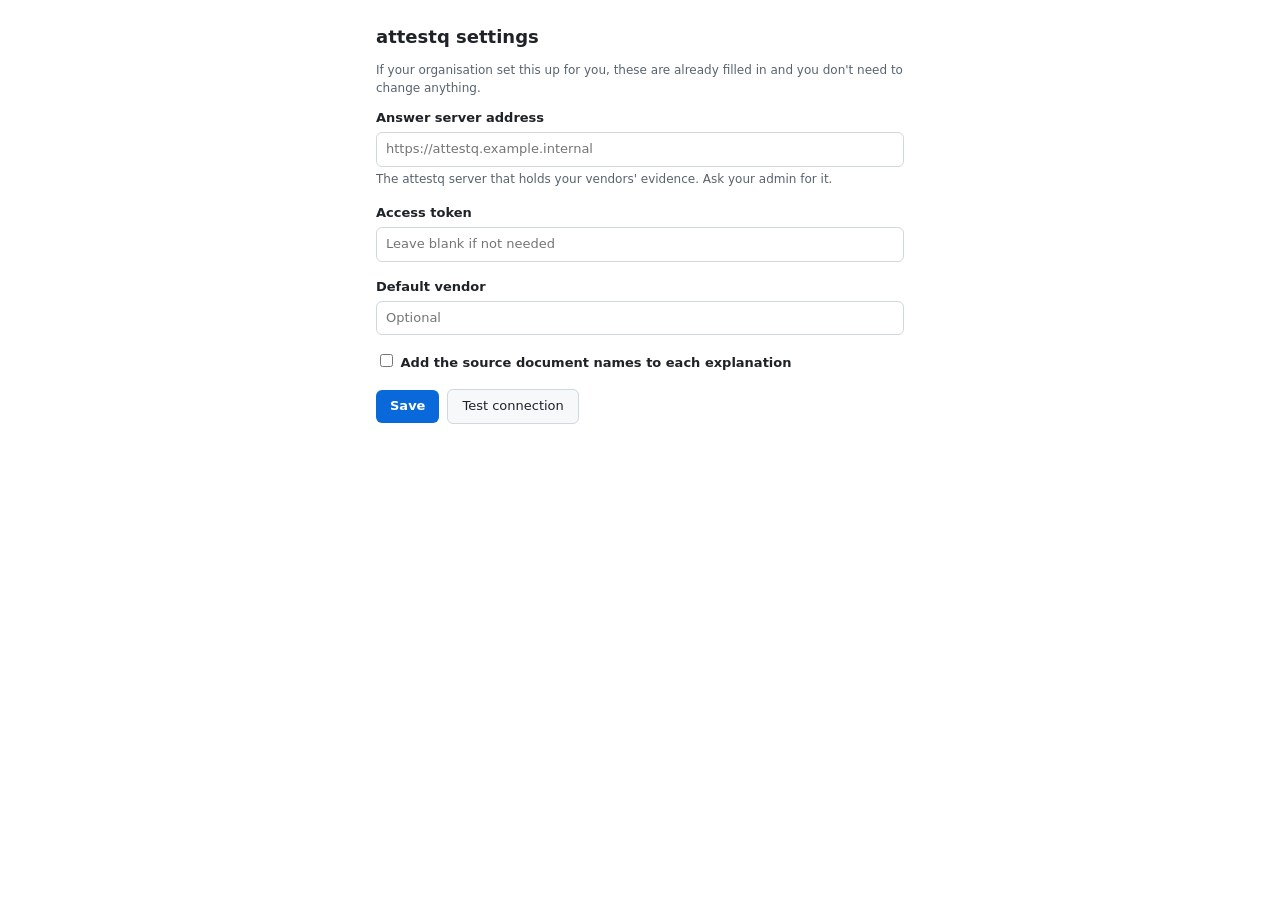
<file: chrome-extension/options.html>
<!doctype html>
<html lang="en">
  <head>
    <meta charset="utf-8" />
    <title>attestq settings</title>
    <link rel="stylesheet" href="popup.css" />
    <style>
      body {
        width: auto;
        max-width: 560px;
        max-height: none;
        margin: 24px auto;
        padding: 0 16px;
      }
      h1 {
        font-size: 18px;
      }
      .field {
        margin-bottom: 16px;
      }
      .field label {
        display: block;
        margin-bottom: 4px;
        font-weight: 600;
      }
      .field input[type='url'],
      .field input[type='password'],
      .field input[type='text'] {
        width: 100%;
        padding: 7px 9px;
        border: 1px solid var(--border);
        border-radius: 6px;
        background: var(--bg);
      }
      .hint {
        margin-top: 4px;
        color: var(--muted);
        font-size: 12px;
      }
      .managed {
        color: var(--warn);
      }
      .actions {
        display: flex;
        gap: 8px;
        align-items: center;
      }
      button.secondary {
        padding: 7px 14px;
        border: 1px solid var(--border);
        border-radius: 6px;
        background: var(--surface);
        cursor: pointer;
      }
      #result {
        margin-top: 12px;
      }
      #result.ok {
        color: var(--ok);
      }
      #result.bad {
        color: var(--bad);
      }
    </style>
  </head>
  <body>
    <h1>attestq settings</h1>
    <p class="hint">
      If your organisation set this up for you, these are already filled in and you don't need to change
      anything.
    </p>

    <form id="form">
      <div class="field">
        <label for="serverUrl">Answer server address</label>
        <input id="serverUrl" type="url" required placeholder="https://attestq.example.internal" />
        <div class="hint">The attestq server that holds your vendors' evidence. Ask your admin for it.</div>
      </div>

      <div class="field">
        <label for="apiToken">Access token</label>
        <input id="apiToken" type="password" autocomplete="off" placeholder="Leave blank if not needed" />
      </div>

      <div class="field">
        <label for="defaultNamespace">Default vendor</label>
        <input id="defaultNamespace" type="text" placeholder="Optional" />
      </div>

      <div class="field">
        <label class="check"
          ><input id="appendSources" type="checkbox" /> Add the source document names to each explanation</label
        >
      </div>

      <div class="actions">
        <button class="primary" type="submit">Save</button>
        <button id="test" class="secondary" type="button">Test connection</button>
      </div>
      <p id="result" role="status"></p>
    </form>

    <script type="module" src="options.js"></script>
  </body>
</html>
</file>
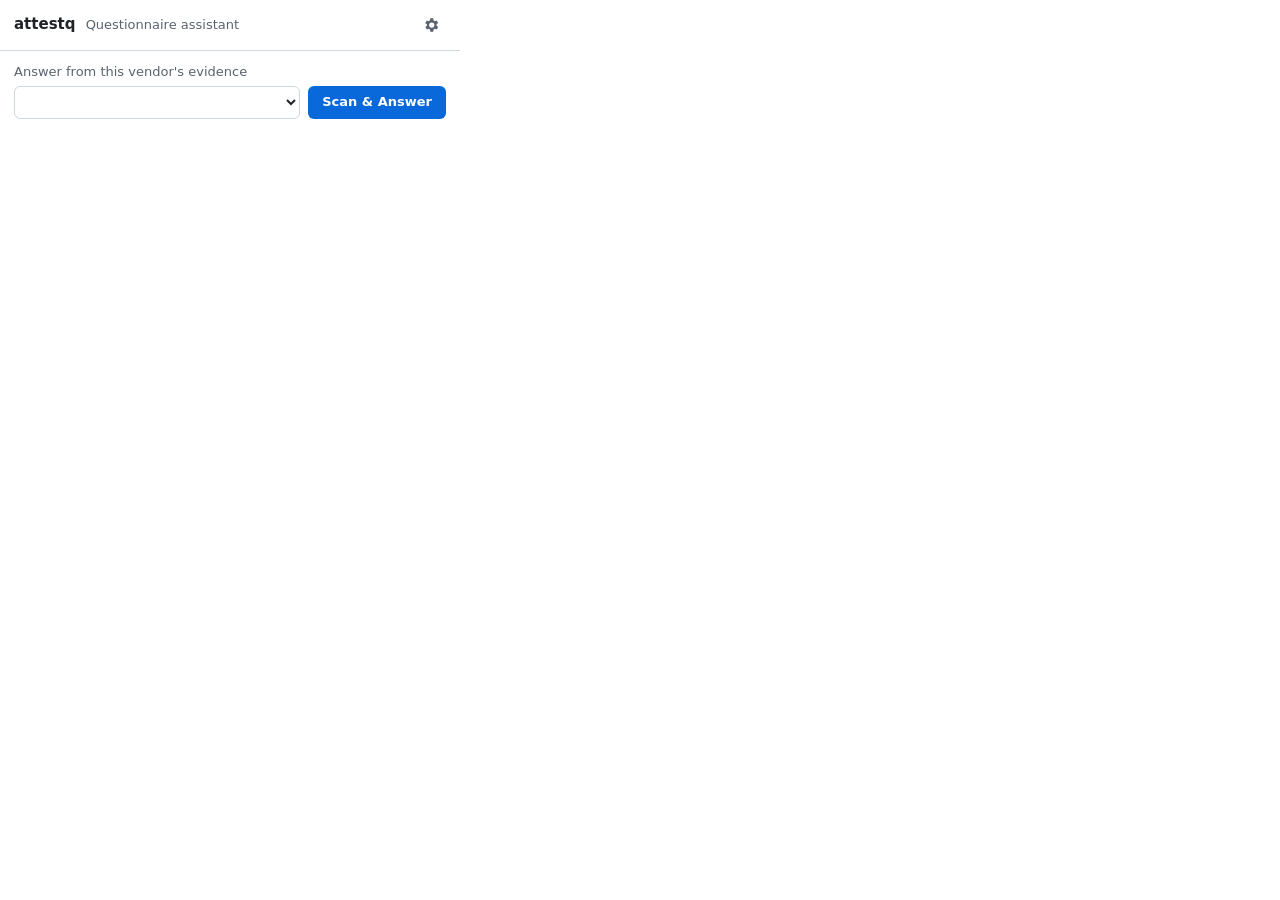
<file: chrome-extension/popup.html>
<!doctype html>
<html lang="en">
  <head>
    <meta charset="utf-8" />
    <title>attestq</title>
    <link rel="stylesheet" href="popup.css" />
  </head>
  <body>
    <header class="header">
      <div class="brand">
        <strong>attestq</strong>
        <span>Questionnaire assistant</span>
      </div>
      <button id="settings" class="icon-btn" type="button" title="Settings" aria-label="Settings">
        <svg viewBox="0 0 24 24" width="18" height="18" aria-hidden="true">
          <path fill="currentColor" d="M19.4 13a7.6 7.6 0 0 0 0-2l2.1-1.6-2-3.5-2.5 1a7.4 7.4 0 0 0-1.7-1L15 3h-4l-.4 2.9a7.4 7.4 0 0 0-1.7 1l-2.5-1-2 3.5L6.6 11a7.6 7.6 0 0 0 0 2l-2.1 1.6 2 3.5 2.5-1a7.4 7.4 0 0 0 1.7 1L11 21h4l.4-2.9a7.4 7.4 0 0 0 1.7-1l2.5 1 2-3.5zM13 15.5A3.5 3.5 0 1 1 13 8.5a3.5 3.5 0 0 1 0 7z" />
        </svg>
      </button>
    </header>

    <section class="controls">
      <label for="namespace">Answer from this vendor's evidence</label>
      <div class="row">
        <select id="namespace"></select>
        <button id="scan" class="primary" type="button">Scan &amp; Answer</button>
      </div>
    </section>

    <div id="status" class="status" role="status" hidden></div>
    <div id="progress" class="progress" hidden><div class="bar"></div></div>
    <div id="error" class="notice error" role="alert" hidden></div>

    <section id="review" class="review" hidden>
      <div class="review-head">
        <label class="check"><input type="checkbox" id="toggle-all" /> Select all</label>
        <span class="legend">Unticked answers need a look before you fill them.</span>
      </div>
      <ol id="items" class="items"></ol>
    </section>

    <footer id="footer" class="footer" hidden>
      <button id="commit" class="primary wide" type="button">Fill selected answers</button>
    </footer>

    <script type="module" src="popup.js"></script>
  </body>
</html>
</file>
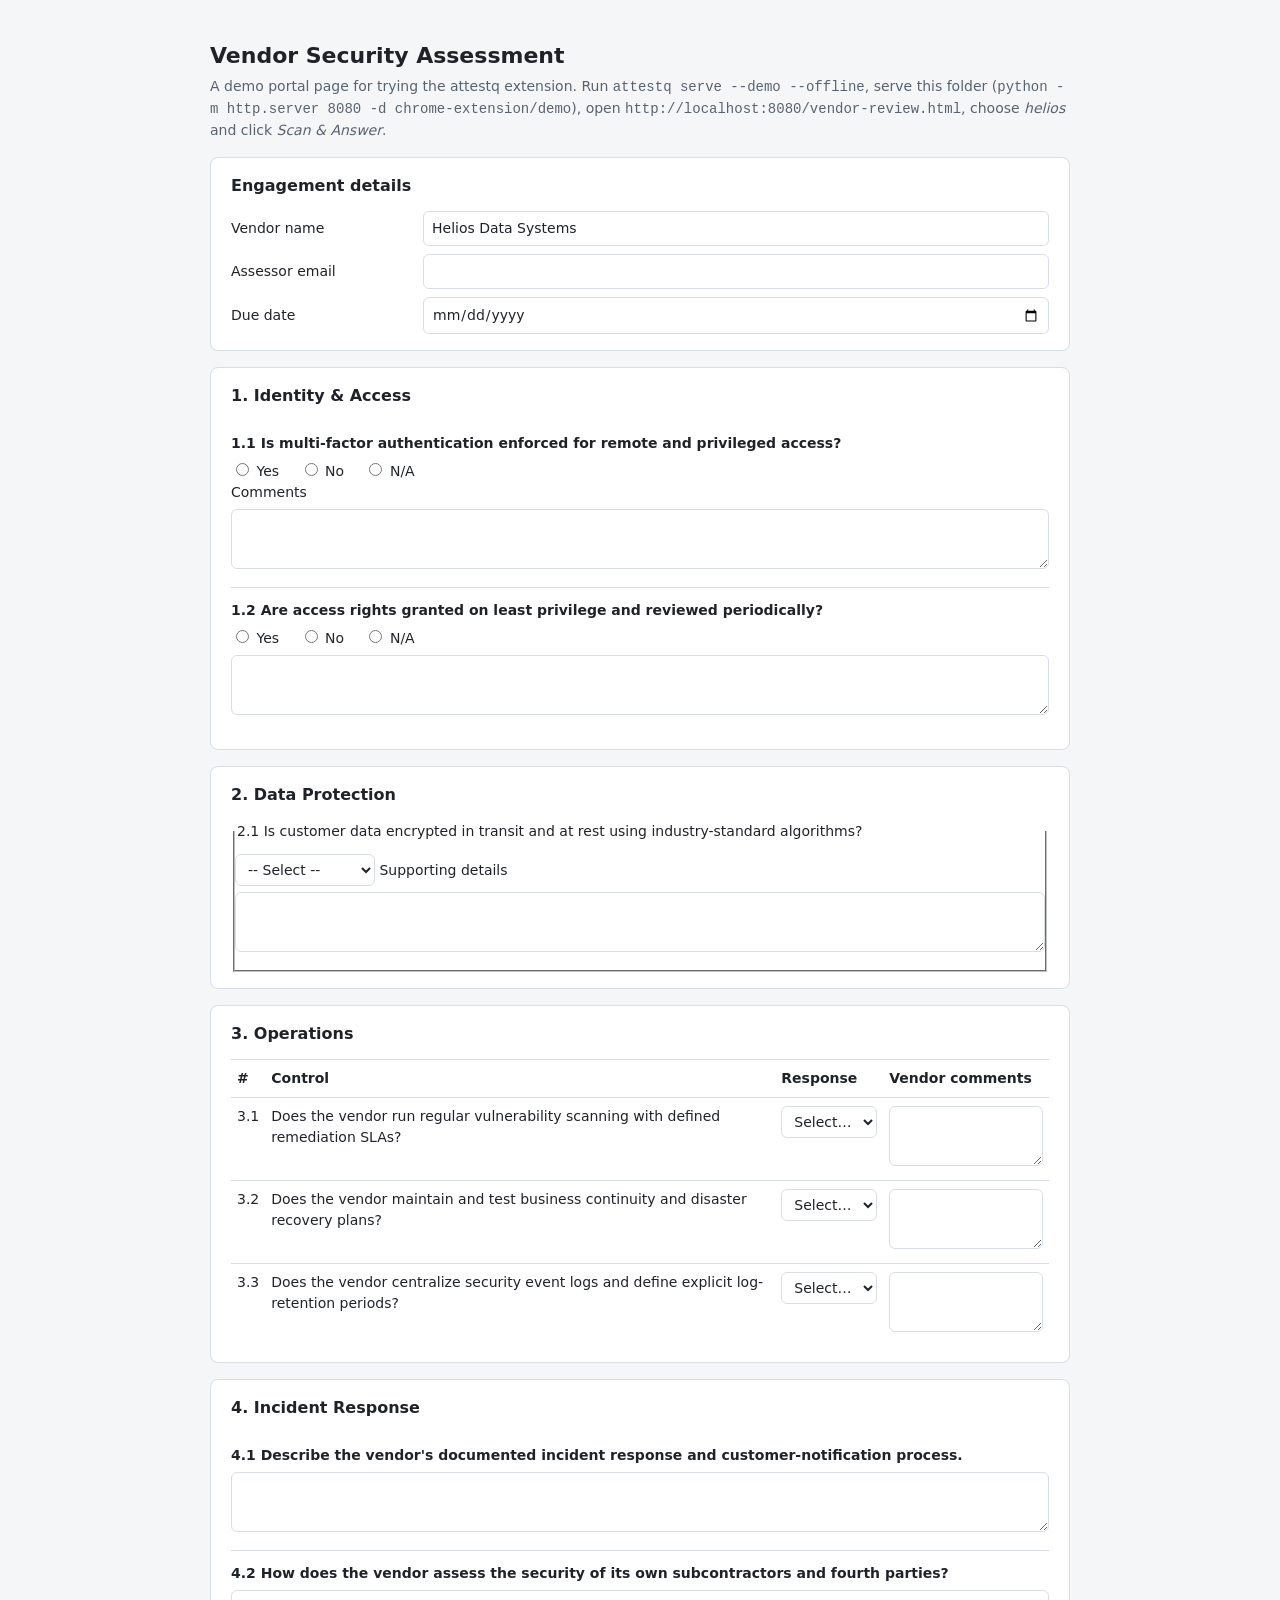
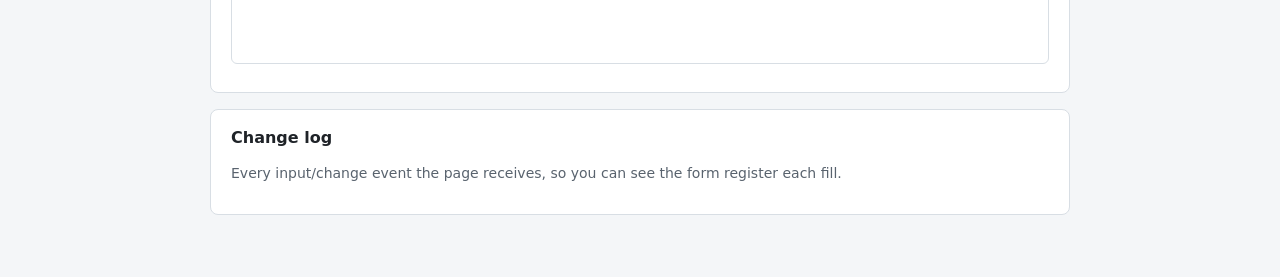
<file: chrome-extension/demo/vendor-review.html>
<!doctype html>
<html lang="en">
  <head>
    <meta charset="utf-8" />
    <meta name="viewport" content="width=device-width, initial-scale=1" />
    <title>Vendor Security Assessment (demo)</title>
    <style>
      :root {
        --bg: #f4f6f8;
        --card: #ffffff;
        --border: #d8dee4;
        --text: #1f2328;
        --muted: #59636e;
        color-scheme: light dark;
      }
      @media (prefers-color-scheme: dark) {
        :root {
          --bg: #0d1117;
          --card: #161b22;
          --border: #30363d;
          --text: #e6edf3;
          --muted: #9198a1;
        }
      }
      body {
        margin: 0;
        background: var(--bg);
        color: var(--text);
        font: 14px/1.5 system-ui, sans-serif;
      }
      main {
        max-width: 860px;
        margin: 0 auto;
        padding: 24px 16px 64px;
      }
      h1 {
        font-size: 22px;
        margin-bottom: 4px;
      }
      .sub {
        color: var(--muted);
        margin-top: 0;
      }
      section {
        background: var(--card);
        border: 1px solid var(--border);
        border-radius: 8px;
        padding: 16px 20px;
        margin-top: 16px;
      }
      h2 {
        font-size: 16px;
        margin-top: 0;
      }
      .q {
        padding: 12px 0;
        border-top: 1px solid var(--border);
      }
      .q:first-of-type {
        border-top: 0;
      }
      .q-text {
        font-weight: 600;
        margin-bottom: 6px;
      }
      .opts label {
        margin-right: 16px;
      }
      textarea,
      input[type='text'],
      input[type='email'],
      input[type='date'],
      select {
        font: inherit;
        color: inherit;
        background: var(--card);
        border: 1px solid var(--border);
        border-radius: 6px;
        padding: 6px 8px;
      }
      textarea {
        width: 100%;
        min-height: 60px;
        box-sizing: border-box;
        margin-top: 6px;
      }
      .grid {
        display: grid;
        grid-template-columns: 180px 1fr;
        gap: 8px 12px;
        align-items: center;
      }
      table {
        width: 100%;
        border-collapse: collapse;
      }
      th,
      td {
        text-align: left;
        vertical-align: top;
        padding: 8px 6px;
        border-top: 1px solid var(--border);
      }
      td textarea {
        margin-top: 0;
      }
      .rte {
        min-height: 60px;
        border: 1px solid var(--border);
        border-radius: 6px;
        padding: 6px 8px;
        margin-top: 6px;
      }
      #log {
        color: var(--muted);
        font-size: 12px;
        white-space: pre-wrap;
      }
    </style>
  </head>
  <body>
    <main>
      <h1>Vendor Security Assessment</h1>
      <p class="sub">
        A demo portal page for trying the attestq extension. Run <code>attestq serve --demo --offline</code>,
        serve this folder (<code>python -m http.server 8080 -d chrome-extension/demo</code>), open
        <code>http://localhost:8080/vendor-review.html</code>, choose <em>helios</em> and click
        <em>Scan &amp; Answer</em>.
      </p>

      <form id="assessment" onsubmit="return false">
        <!-- Administrative fields: the extension should leave these alone. -->
        <section>
          <h2>Engagement details</h2>
          <div class="grid">
            <label for="vendor">Vendor name</label><input id="vendor" type="text" value="Helios Data Systems" />
            <label for="assessor">Assessor email</label><input id="assessor" type="email" />
            <label for="due">Due date</label><input id="due" type="date" />
          </div>
        </section>

        <!-- Layout 1: question block with a radio group and a comments box. -->
        <section>
          <h2>1. Identity &amp; Access</h2>
          <div class="q">
            <div class="q-text">1.1 Is multi-factor authentication enforced for remote and privileged access?</div>
            <div class="opts">
              <label><input type="radio" name="q11" value="yes" /> Yes</label>
              <label><input type="radio" name="q11" value="no" /> No</label>
              <label><input type="radio" name="q11" value="na" /> N/A</label>
            </div>
            <label for="q11c">Comments</label>
            <textarea id="q11c"></textarea>
          </div>
          <div class="q">
            <div class="q-text">1.2 Are access rights granted on least privilege and reviewed periodically?</div>
            <div class="opts">
              <label><input type="radio" name="q12" value="yes" /> Yes</label>
              <label><input type="radio" name="q12" value="no" /> No</label>
              <label><input type="radio" name="q12" value="na" /> N/A</label>
            </div>
            <textarea aria-label="Explanation"></textarea>
          </div>
        </section>

        <!-- Layout 2: fieldset + legend, select, ARIA-labelled comment. -->
        <section>
          <h2>2. Data Protection</h2>
          <fieldset class="q">
            <legend>2.1 Is customer data encrypted in transit and at rest using industry-standard algorithms?</legend>
            <select name="q21">
              <option value="">-- Select --</option>
              <option>Met</option>
              <option>Partially Met</option>
              <option>Not Met</option>
              <option>Not Applicable</option>
            </select>
            <span id="q21-note">Supporting details</span>
            <textarea aria-labelledby="q21-note"></textarea>
          </fieldset>
        </section>

        <!-- Layout 3: table rows, one question per row. -->
        <section>
          <h2>3. Operations</h2>
          <table>
            <thead>
              <tr>
                <th>#</th>
                <th>Control</th>
                <th>Response</th>
                <th>Vendor comments</th>
              </tr>
            </thead>
            <tbody>
              <tr>
                <td>3.1</td>
                <td>Does the vendor run regular vulnerability scanning with defined remediation SLAs?</td>
                <td>
                  <select name="q31">
                    <option value="">Select…</option>
                    <option>Yes</option>
                    <option>No</option>
                    <option>N/A</option>
                  </select>
                </td>
                <td><textarea name="q31c"></textarea></td>
              </tr>
              <tr>
                <td>3.2</td>
                <td>Does the vendor maintain and test business continuity and disaster recovery plans?</td>
                <td>
                  <select name="q32">
                    <option value="">Select…</option>
                    <option>Yes</option>
                    <option>No</option>
                    <option>N/A</option>
                  </select>
                </td>
                <td><textarea name="q32c"></textarea></td>
              </tr>
              <tr>
                <td>3.3</td>
                <td>Does the vendor centralize security event logs and define explicit log-retention periods?</td>
                <td>
                  <select name="q33">
                    <option value="">Select…</option>
                    <option>Yes</option>
                    <option>No</option>
                    <option>N/A</option>
                  </select>
                </td>
                <td><textarea name="q33c"></textarea></td>
              </tr>
            </tbody>
          </table>
        </section>

        <!-- Layout 4: free-text questions, one in a rich-text editor. -->
        <section>
          <h2>4. Incident Response</h2>
          <div class="q">
            <label class="q-text" for="q41"
              >4.1 Describe the vendor's documented incident response and customer-notification process.</label
            >
            <textarea id="q41"></textarea>
          </div>
          <div class="q">
            <div class="q-text" id="q42-label">
              4.2 How does the vendor assess the security of its own subcontractors and fourth parties?
            </div>
            <div class="rte" contenteditable="true" role="textbox" aria-labelledby="q42-label"></div>
          </div>
        </section>
      </form>

      <section>
        <h2>Change log</h2>
        <p class="sub">Every input/change event the page receives, so you can see the form register each fill.</p>
        <div id="log"></div>
      </section>
    </main>
    <script>
      const log = document.getElementById('log');
      const form = document.getElementById('assessment');
      const describe = (el) => el.name || el.id || el.getAttribute('aria-labelledby') || el.tagName;
      for (const type of ['input', 'change']) {
        form.addEventListener(type, (e) => {
          const t = e.target;
          const value = t.type === 'radio' ? t.value : (t.value ?? t.innerText).slice(0, 40);
          log.textContent += `${type.padEnd(6)} ${describe(t)} = ${JSON.stringify(value)}\n`;
        });
      }
    </script>
  </body>
</html>
</file>
<file: chrome-extension/popup.css>
:root {
  --bg: #ffffff;
  --surface: #f6f8fa;
  --border: #d0d7de;
  --text: #1f2328;
  --muted: #59636e;
  --accent: #0969da;
  --accent-text: #ffffff;
  --ok: #1a7f37;
  --ok-bg: #dafbe1;
  --warn: #9a6700;
  --warn-bg: #fff8c5;
  --bad: #cf222e;
  --bad-bg: #ffebe9;
  color-scheme: light dark;
}

@media (prefers-color-scheme: dark) {
  :root {
    --bg: #0d1117;
    --surface: #161b22;
    --border: #30363d;
    --text: #e6edf3;
    --muted: #9198a1;
    --accent: #2f81f7;
    --ok: #3fb950;
    --ok-bg: #12261e;
    --warn: #d29922;
    --warn-bg: #272115;
    --bad: #f85149;
    --bad-bg: #2d1214;
  }
}

* {
  box-sizing: border-box;
}

body {
  width: 460px;
  max-height: 600px;
  margin: 0;
  background: var(--bg);
  color: var(--text);
  font: 13px/1.45 system-ui, -apple-system, 'Segoe UI', sans-serif;
}

button,
select,
textarea,
input {
  font: inherit;
  color: inherit;
}

.header {
  display: flex;
  align-items: center;
  justify-content: space-between;
  padding: 10px 14px;
  border-bottom: 1px solid var(--border);
}

.brand strong {
  font-size: 15px;
}

.brand span {
  margin-left: 6px;
  color: var(--muted);
}

.icon-btn {
  display: grid;
  place-items: center;
  width: 30px;
  height: 30px;
  border: 0;
  border-radius: 6px;
  background: transparent;
  color: var(--muted);
  cursor: pointer;
}

.icon-btn:hover {
  background: var(--surface);
  color: var(--text);
}

.controls {
  padding: 12px 14px 4px;
}

.controls label {
  display: block;
  margin-bottom: 4px;
  color: var(--muted);
}

.row {
  display: flex;
  gap: 8px;
}

.row select {
  flex: 1;
  min-width: 0;
}

select,
textarea {
  padding: 6px 8px;
  border: 1px solid var(--border);
  border-radius: 6px;
  background: var(--bg);
}

button.primary {
  padding: 7px 14px;
  border: 0;
  border-radius: 6px;
  background: var(--accent);
  color: var(--accent-text);
  font-weight: 600;
  cursor: pointer;
  white-space: nowrap;
}

button.primary:disabled {
  opacity: 0.5;
  cursor: default;
}

button.wide {
  width: 100%;
  padding: 9px;
}

.status {
  margin: 8px 14px 0;
  color: var(--muted);
}

.progress {
  height: 4px;
  margin: 8px 14px 0;
  border-radius: 2px;
  background: var(--surface);
  overflow: hidden;
}

.progress .bar {
  width: 0;
  height: 100%;
  background: var(--accent);
  transition: width 0.3s;
}

.notice {
  margin: 8px 14px 0;
  padding: 8px 10px;
  border-radius: 6px;
}

.notice.error {
  background: var(--bad-bg);
  color: var(--bad);
}

.notice a {
  color: inherit;
  font-weight: 600;
}

.review {
  padding: 10px 14px 0;
}

.review-head {
  display: flex;
  align-items: baseline;
  justify-content: space-between;
  gap: 8px;
  padding-bottom: 6px;
}

.legend {
  color: var(--muted);
  font-size: 12px;
  text-align: right;
}

.check {
  display: inline-flex;
  gap: 6px;
  align-items: center;
  cursor: pointer;
  white-space: nowrap;
}

.items {
  margin: 0;
  padding: 0;
  list-style: none;
}

.item {
  margin-bottom: 8px;
  padding: 10px;
  border: 1px solid var(--border);
  border-left-width: 4px;
  border-radius: 6px;
}

.item.state-ready {
  border-left-color: var(--ok);
}

.item.state-check {
  border-left-color: var(--warn);
}

.item.state-none {
  border-left-color: var(--bad);
}

.item.unticked {
  opacity: 0.8;
}

.item-top {
  display: flex;
  gap: 8px;
  align-items: flex-start;
}

.item-top input {
  margin-top: 3px;
}

.question {
  flex: 1;
  font-weight: 600;
  display: -webkit-box;
  -webkit-line-clamp: 4;
  -webkit-box-orient: vertical;
  overflow: hidden;
}

.question.expanded {
  display: block;
}

.badges {
  display: flex;
  flex-wrap: wrap;
  gap: 4px;
  margin: 6px 0 0 22px;
}

.badge {
  padding: 1px 7px;
  border-radius: 10px;
  background: var(--surface);
  color: var(--muted);
  font-size: 11px;
}

.badge.ok {
  background: var(--ok-bg);
  color: var(--ok);
}

.badge.warn {
  background: var(--warn-bg);
  color: var(--warn);
}

.badge.bad {
  background: var(--bad-bg);
  color: var(--bad);
}

.fields {
  display: grid;
  gap: 6px;
  margin: 8px 0 0 22px;
}

.fields textarea {
  width: 100%;
  min-height: 64px;
  resize: vertical;
}

.fields select:disabled,
.fields textarea:disabled {
  opacity: 0.6;
}

.note {
  margin: 6px 0 0 22px;
  color: var(--warn);
  font-size: 12px;
}

.sources {
  margin: 6px 0 0 22px;
  font-size: 12px;
}

.sources summary {
  color: var(--accent);
  cursor: pointer;
}

.sources ul {
  margin: 4px 0 0;
  padding-left: 16px;
}

.sources li {
  margin-bottom: 4px;
  color: var(--muted);
}

.sources b {
  color: var(--text);
  font-weight: 600;
}

.result {
  margin: 6px 0 0 22px;
  font-size: 12px;
  font-weight: 600;
}

.result.ok {
  color: var(--ok);
}

.result.fail {
  color: var(--bad);
}

.footer {
  position: sticky;
  bottom: 0;
  padding: 10px 14px;
  border-top: 1px solid var(--border);
  background: var(--bg);
}
</file>
